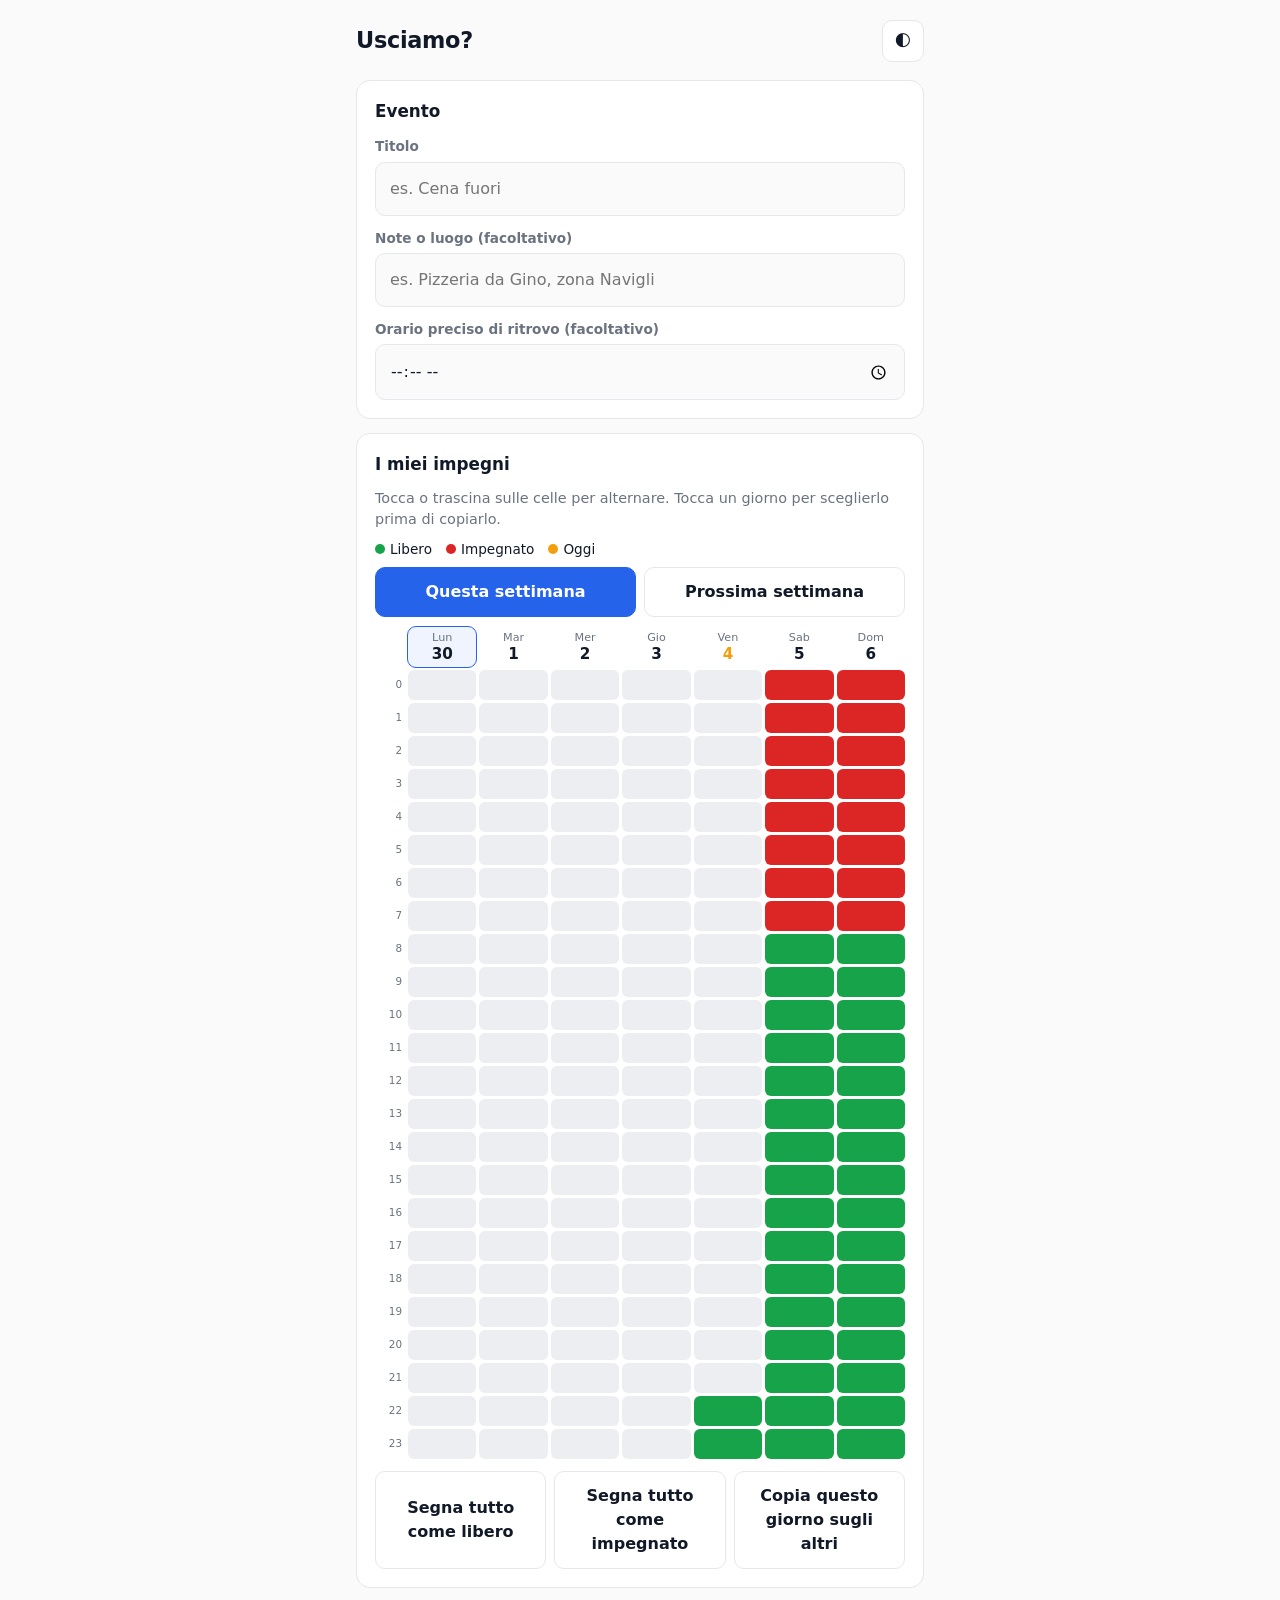
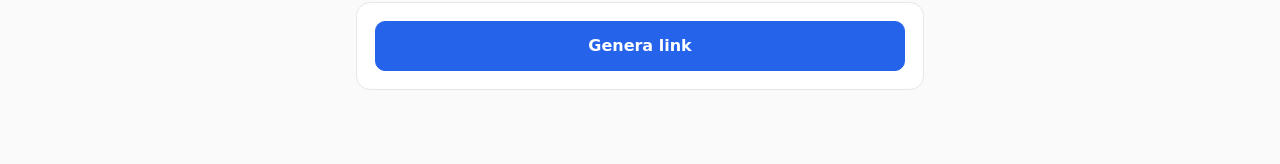
<file: index.html>
<!DOCTYPE html>
<html lang="it">
<head>
<meta charset="utf-8">
<meta name="viewport" content="width=device-width, initial-scale=1, viewport-fit=cover">
<title>Usciamo? – Organizza con gli amici</title>
<link rel="stylesheet" href="style.css">
<script src="config.js"></script><script src="common.js"></script>
</head>
<body>
<main>
<header><h1>Usciamo?</h1><button id="theme" aria-label="Cambia tema">🌓</button></header>

<!-- ===== VISTA ORGANIZZATORE ===== -->
<section id="org">
  <div class="card">
    <h2>Evento</h2>
    <label for="t">Titolo</label><input id="t" placeholder="es. Cena fuori" maxlength="60">
    <label for="n">Note o luogo (facoltativo)</label><input id="n" placeholder="es. Pizzeria da Gino, zona Navigli" maxlength="100">
    <label for="tm">Orario preciso di ritrovo (facoltativo)</label><input id="tm" type="time">
  </div>
  <div class="card">
    <h2>I miei impegni</h2>
    <p class="mut">Tocca o trascina sulle celle per alternare. Tocca un giorno per sceglierlo prima di copiarlo.</p>
    <div class="legend"><span><i class="dot" style="background:var(--free)"></i>Libero</span><span><i class="dot" style="background:var(--busy)"></i>Impegnato</span><span><i class="dot" style="background:var(--today)"></i>Oggi</span></div>
    <div class="row" style="margin-top:0"><button id="w0">Questa settimana</button><button id="w1">Prossima settimana</button></div>
    <div class="grid edit" id="grid"></div>
    <div class="row">
      <button id="allF">Segna tutto come libero</button>
      <button id="allB">Segna tutto come impegnato</button>
      <button id="cp">Copia questo giorno sugli altri</button>
    </div>
  </div>
  <div class="card">
    <button class="p" id="gen" style="width:100%">Genera link</button>
    <div id="out" hidden>
      <label>Link per gli amici</label><input id="lnk" class="link" readonly>
      <div class="row"><button id="cpl">Copia link</button><button class="g" id="wal">Condividi su WhatsApp</button></div>
      <label>Link per vedere i risultati</label><input id="rlnk" class="link" readonly>
      <div class="row"><button id="cpr">Copia</button><button class="p" id="opr">Apri risultati</button></div>
    </div>
  </div>
</section>

<!-- ===== VISTA INVITATO (index.html?e=ID): 3 passaggi ===== -->
<section id="guest" hidden>
  <div class="card"><h2 id="gt"></h2><p class="mut" id="gn"></p></div>
  <div id="wiz">
    <div class="steps" id="steps"><i></i><i></i><i></i></div>
    <div class="card" id="s1">
      <h2>1 · Come ti chiami?</h2>
      <input id="gname" placeholder="Il tuo nome" maxlength="30">
    </div>
    <div class="card" id="s2" hidden>
      <h2>2 · Scegli i giorni</h2>
      <p class="mut">Le barre mostrano quando l’organizzatore è libero (verde = libero). Tocca i giorni che ti vanno bene.</p>
      <div id="days"></div>
    </div>
    <div class="card" id="s3" hidden>
      <h2>3 · A che ora ci vediamo?</h2>
      <p class="mut">Tocca l’ora a cui puoi trovarti (es. 19 = alle 19:00).</p>
      <div id="slots"></div>
    </div>
    <div class="row"><button id="back" hidden>Indietro</button><button class="p" id="next">Avanti</button></div>
  </div>
  <div class="card" id="done" hidden><h2>Fatto, grazie!</h2><p class="mut">La tua disponibilità è stata inviata. Per cambiarla riapri il link e usa lo stesso nome.</p><a id="seer" href="#">Vedi le risposte di tutti</a></div>
  <p class="mut" style="text-align:center"><a href="index.html">Organizza il tuo evento</a></p>
</section>
</main>
<div id="toast"></div>

<script>
/* ===== Stato organizzatore (bozza salvata nel browser) ===== */
let S={t:"",n:"",off:0,sel:0,tm:"",m:Array.from({length:N},(_,i)=>i%NH>=8?1:0)};
try{const b=JSON.parse(localStorage.getItem("uscite-bozza")||"null");if(b&&b.m&&b.m.length===N)S=Object.assign(S,b)}catch(e){}
const save=()=>{try{localStorage.setItem("uscite-bozza",JSON.stringify(S))}catch(e){}};
const W=()=>monday(S.off);

function buildGrid(){
  const w=W(),td=iso(new Date());let h="<div></div>";
  for(let d=0;d<7;d++){const x=slotStart(w,d,0);h+=`<div class="dh${iso(x)===td?" today":""}${S.sel===d?" sel":""}" data-d="${d}">${GG[d]}<b>${x.getDate()}</b></div>`}
  for(let r=0;r<NH;r++){h+=`<div class="hl">${H0+r}</div>`;
    for(let d=0;d<7;d++){const i=d*NH+r;h+=`<div class="c${S.m[i]?"":" busy"}${isPast(w,d,r)?" past":""}" data-i="${i}"></div>`}}
  $("#grid").innerHTML=h;
}
const paintCells=()=>document.querySelectorAll(".c").forEach(c=>c.classList.toggle("busy",!S.m[+c.dataset.i]));
const markWeek=()=>{$("#w0").classList.toggle("p",S.off===0);$("#w1").classList.toggle("p",S.off===1)};

/* Click o trascinamento sulle celle */
let pv=null;
const cellAt=e=>{const el=document.elementFromPoint(e.clientX,e.clientY);return el&&el.closest(".c:not(.past)")};
function paint(c){if(!c)return;const i=+c.dataset.i;if(S.m[i]!==pv){S.m[i]=pv;c.classList.toggle("busy",!pv)}}
$("#grid").addEventListener("pointerdown",e=>{
  const dh=e.target.closest(".dh");
  if(dh){S.sel=+dh.dataset.d;document.querySelectorAll(".dh").forEach(x=>x.classList.toggle("sel",+x.dataset.d===S.sel));save();return}
  const c=cellAt(e);if(c){pv=1-S.m[+c.dataset.i];paint(c)}
});
$("#grid").addEventListener("pointermove",e=>{if(pv!==null)paint(cellAt(e))});
addEventListener("pointerup",()=>{if(pv!==null){pv=null;save()}});

/* Pulsanti rapidi */
const setAll=v=>{const w=W();for(let d=0;d<7;d++)for(let h=0;h<NH;h++)if(!isPast(w,d,h))S.m[d*NH+h]=v;paintCells();save()};
$("#allF").onclick=()=>setAll(1);
$("#allB").onclick=()=>setAll(0);
$("#cp").onclick=()=>{const w=W();for(let d=0;d<7;d++)if(d!==S.sel)for(let h=0;h<NH;h++)if(!isPast(w,d,h))S.m[d*NH+h]=S.m[S.sel*NH+h];paintCells();save();toast("Giorno copiato")};
[0,1].forEach(o=>$("#w"+o).onclick=()=>{S.off=o;save();buildGrid();markWeek()});
$("#t").value=S.t;$("#n").value=S.n;$("#tm").value=S.tm||"";
$("#tm").oninput=e=>{S.tm=e.target.value;save()};
$("#t").oninput=e=>{S.t=e.target.value;save()};
$("#n").oninput=e=>{S.n=e.target.value;save()};

/* Pubblica l'evento nel database e genera i link */
let gUrl="",rUrl="";
$("#gen").onclick=async()=>{
  const w=W(),m=S.m.map((v,i)=>v&&!isPast(w,Math.floor(i/NH),i%NH)?1:0);
  if(!m.includes(1))return toast("Nessuno slot libero da condividere");
  const id=rid(),title=S.t.trim()||"Uscita tra amici";
  $("#gen").disabled=true;
  try{await api("events",{method:"POST",headers:{Prefer:"return=minimal"},body:JSON.stringify({id,title,note:S.n.trim(),time_hint:S.tm||null,week:iso(w),mask:toHex(m)})})}
  catch(e){$("#gen").disabled=false;return toast("Errore di salvataggio: controlla config.js")}
  $("#gen").disabled=false;
  gUrl=pageUrl("index.html","e="+id);rUrl=pageUrl("risultati.html","e="+id);
  $("#lnk").value=gUrl;$("#rlnk").value=rUrl;$("#out").hidden=false;
};
$("#cpl").onclick=()=>copy(gUrl);
$("#cpr").onclick=()=>copy(rUrl);
$("#opr").onclick=()=>window.open(rUrl,"_blank");
$("#wal").onclick=()=>wa("Ciao! Sto organizzando «"+(S.t.trim()||"un’uscita")+"»"+(S.tm?" alle "+S.tm:"")+" 🍻 Dimmi quando ti va bene da qui:\n"+gUrl);

/* ===== Vista invitato: procedura a 3 passaggi ===== */
async function initGuest(id){
  $("#org").hidden=true;$("#guest").hidden=false;
  let ev;
  try{ev=(await api("events?id=eq."+encodeURIComponent(id)+"&select=*"))[0]}catch(e){}
  if(!ev){$("#gt").textContent="Evento non trovato";$("#wiz").hidden=true;return}
  $("#gt").textContent=ev.title;
  $("#gn").textContent=[ev.note,ev.time_hint&&"Ritrovo alle "+ev.time_hint.slice(0,5)].filter(Boolean).join(" · ");
  const w=fromIso(ev.week),free=up(ev.mask),days=new Set(),sel=new Set(),ok=(d,r)=>free[d*NH+r]&&!isPast(w,d,r);
  let step=1;
  try{$("#gname").value=localStorage.getItem("uscite-nome")||""}catch(e){}

  // Passo 2: grafico della settimana, una barra di 24 ore per ogni giorno
  let h='<div class="axis"><span></span><span><i>0</i><i>6</i><i>12</i><i>18</i><i>24</i></span><span></span></div>';
  for(let d=0;d<7;d++){let n=0,strip="";
    for(let r=0;r<NH;r++){const f=ok(d,r);if(f)n++;strip+=`<b class="${f?"f":""}"></b>`}
    h+=`<button class="dayrow" data-d="${d}"${n?"":" disabled"}><span class="dn">${dayLab(w,d)}</span><span class="strip">${strip}</span><span class="cnt">${n?n+" h":"–"}</span></button>`}
  $("#days").innerHTML=h;
  $("#days").onclick=e=>{const b=e.target.closest(".dayrow");if(!b||b.disabled)return;const d=+b.dataset.d;days.has(d)?days.delete(d):days.add(d);b.classList.toggle("on",days.has(d))};

  // Passo 3: ore libere solo dei giorni scelti
  function buildSlots(){
    [...sel].forEach(i=>{if(!days.has(Math.floor(i/NH)))sel.delete(i)});
    let h="";
    [...days].sort().forEach(d=>{let c="";
      for(let r=0;r<NH;r++)if(ok(d,r)){const i=d*NH+r;c+=`<button class="chip${sel.has(i)?" on":""}" data-i="${i}">${H0+r}</button>`}
      h+=`<div class="day"><h3>${dayLab(w,d)}</h3><div class="chips">${c}</div></div>`});
    $("#slots").innerHTML=h;
  }
  $("#slots").onclick=e=>{const b=e.target.closest(".chip");if(!b)return;const i=+b.dataset.i;sel.has(i)?sel.delete(i):sel.add(i);b.classList.toggle("on",sel.has(i))};

  const show=()=>{[1,2,3].forEach(n=>$("#s"+n).hidden=n!==step);
    document.querySelectorAll("#steps i").forEach((x,i)=>x.classList.toggle("on",i<step));
    $("#back").hidden=step===1;$("#next").textContent=step===3?"Invia disponibilità":"Avanti";window.scrollTo(0,0)};
  $("#back").onclick=()=>{step--;show()};
  $("#next").onclick=async()=>{
    const name=$("#gname").value.trim();
    if(step===1){if(!name)return toast("Inserisci il tuo nome");step=2}
    else if(step===2){if(!days.size)return toast("Scegli almeno un giorno");buildSlots();step=3}
    else{
      if(!sel.size)return toast("Scegli almeno un orario");
      const m=Array(N).fill(0);sel.forEach(i=>m[i]=1);
      $("#next").disabled=true;
      try{await api("responses?on_conflict=event_id,name",{method:"POST",headers:{Prefer:"resolution=merge-duplicates,return=minimal"},body:JSON.stringify({event_id:id,name,mask:toHex(m)})});
        try{localStorage.setItem("uscite-nome",name)}catch(e){}
        $("#seer").href=pageUrl("risultati.html","e="+id);$("#wiz").hidden=true;$("#done").hidden=false;window.scrollTo(0,0)}
      catch(e){toast("Errore di invio, riprova")}
      $("#next").disabled=false;return;
    }
    show();
  };
}

/* ===== Avvio: con ?e=ID si apre la vista invitato ===== */
const eid=param("e");
if(eid)initGuest(eid);else{buildGrid();markWeek()}
</script>
</body>
</html>
</file>
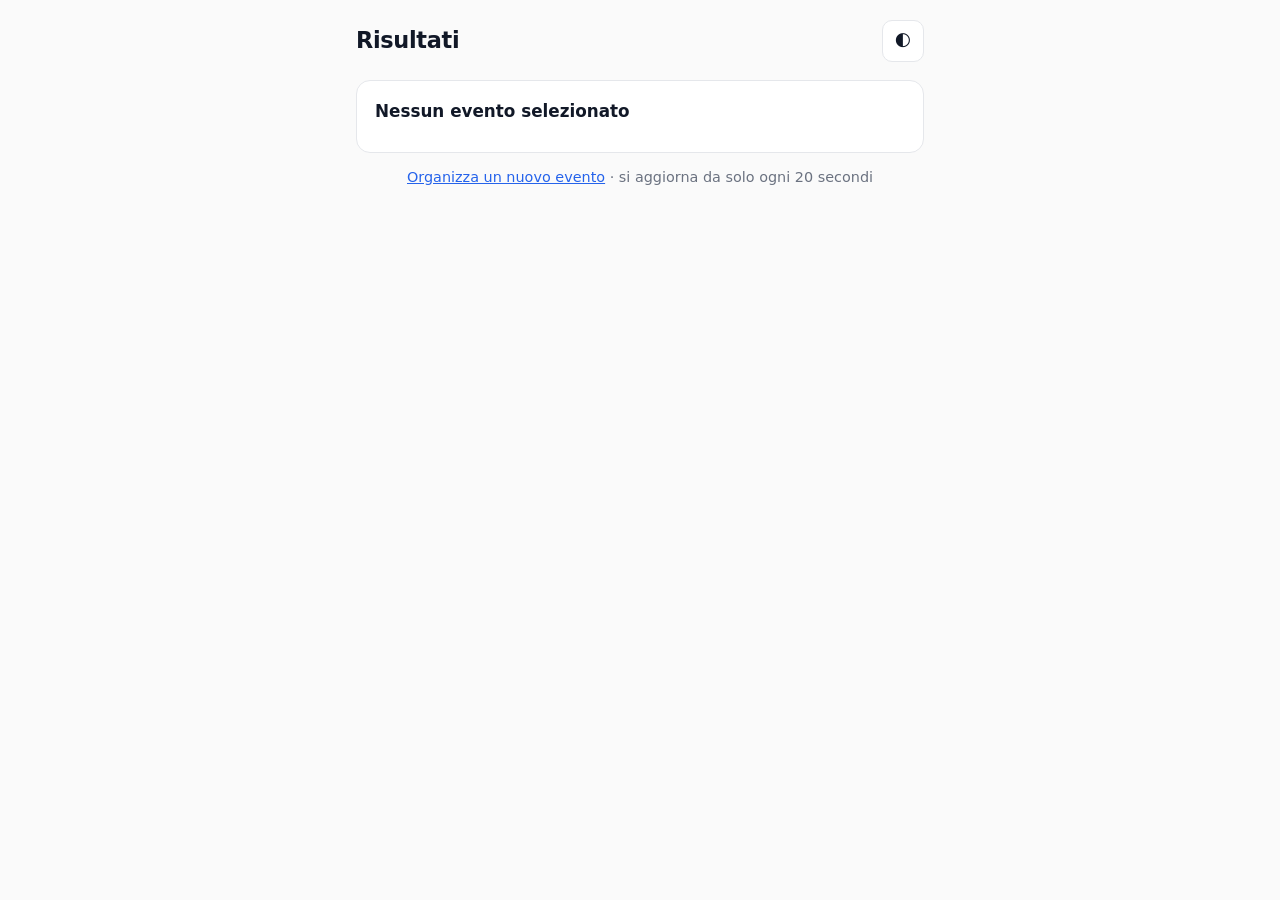
<file: risultati.html>
<!DOCTYPE html>
<html lang="it">
<head>
<meta charset="utf-8">
<meta name="viewport" content="width=device-width, initial-scale=1, viewport-fit=cover">
<title>Risultati – Usciamo?</title>
<link rel="stylesheet" href="style.css">
<script src="config.js"></script><script src="common.js"></script>
</head>
<body>
<main>
<header><h1>Risultati</h1><button id="theme" aria-label="Cambia tema">🌓</button></header>
<div class="card"><h2 id="t">Caricamento…</h2><p class="mut" id="sub"></p></div>
<div class="card" id="best" hidden></div>
<div class="card" id="mapc" hidden>
  <h2>Mappa delle disponibilità</h2>
  <p class="mut">Più il verde è intenso, più persone sono libere. Il bordo giallo indica lo slot migliore.</p>
  <div class="grid" id="map"></div>
</div>
<div class="card" id="listc" hidden><h2>Chi ha risposto</h2><div id="who"></div></div>
<p class="mut" style="text-align:center"><a href="index.html" style="color:var(--acc)">Organizza un nuovo evento</a> · si aggiorna da solo ogni 20 secondi</p>
</main>
<div id="toast"></div>

<script>
const id=param("e");
async function load(){
  if(!id){$("#t").textContent="Nessun evento selezionato";return}
  let ev,rs;
  try{
    ev=(await api("events?id=eq."+encodeURIComponent(id)+"&select=*"))[0];
    rs=await api("responses?event_id=eq."+encodeURIComponent(id)+"&select=name,mask&order=created_at");
  }catch(e){$("#t").textContent="Errore di connessione al database";return}
  if(!ev){$("#t").textContent="Evento non trovato 😕";return}
  $("#t").textContent=ev.title;$("#sub").textContent=[ev.note,ev.time_hint&&"Ritrovo alle "+ev.time_hint.slice(0,5)].filter(Boolean).join(" · ");

  // Conteggio preferenze per ogni slot (solo slot liberi dell'organizzatore)
  const w=fromIso(ev.week),free=up(ev.mask),cnt=Array(N).fill(0),who=Array.from({length:N},()=>[]);
  rs.forEach(r=>up(r.mask).forEach((v,i)=>{if(v&&free[i]){cnt[i]++;who[i].push(r.name)}}));
  const max=Math.max(0,...cnt),td=iso(new Date());

  // Mappa di calore
  let h="<div></div>";
  for(let d=0;d<7;d++){const x=slotStart(w,d,0);h+=`<div class="dh${iso(x)===td?" today":""}">${GG[d]}<b>${x.getDate()}</b></div>`}
  for(let r=0;r<NH;r++){h+=`<div class="hl">${H0+r}</div>`;
    for(let d=0;d<7;d++){const i=d*NH+r,n=cnt[i];
      h+=!free[i]||isPast(w,d,r)?'<div class="c past"></div>'
        :`<div class="c hm${n&&n===max?" top":""}" style="--a:${n?.25+.75*n/max:0}">${n||""}</div>`}}
  $("#map").innerHTML=h;$("#mapc").hidden=false;

  // Slot migliori
  const order=cnt.map((n,i)=>[n,i]).filter(x=>x[0]>0).sort((a,b)=>b[0]-a[0]||a[1]-b[1]).slice(0,6);
  const tot=rs.length;
  if(order.length){
    $("#best").innerHTML=order.map(([n,i])=>{const top=n===max;
      return `<div class="${top?"best":"item"}">${top?"⭐ <b>Il migliore:</b> ":""}<b>${dayLab(w,Math.floor(i/NH))}</b>, ${lab(i%NH)} – ${n}/${tot}<br><span class="mut">${who[i].map(esc).join(", ")}</span></div>`}).join("");
    $("#best").hidden=false;
  }else $("#best").hidden=true;

  // Elenco rispondenti
  $("#who").innerHTML=tot?`<p class="mut">${tot} ${tot===1?"risposta":"risposte"}: ${rs.map(r=>esc(r.name)).join(", ")}</p>`:'<p class="mut">Ancora nessuna risposta.</p>';
  $("#listc").hidden=false;
}
load();setInterval(load,20000);
</script>
</body>
</html>
</file>
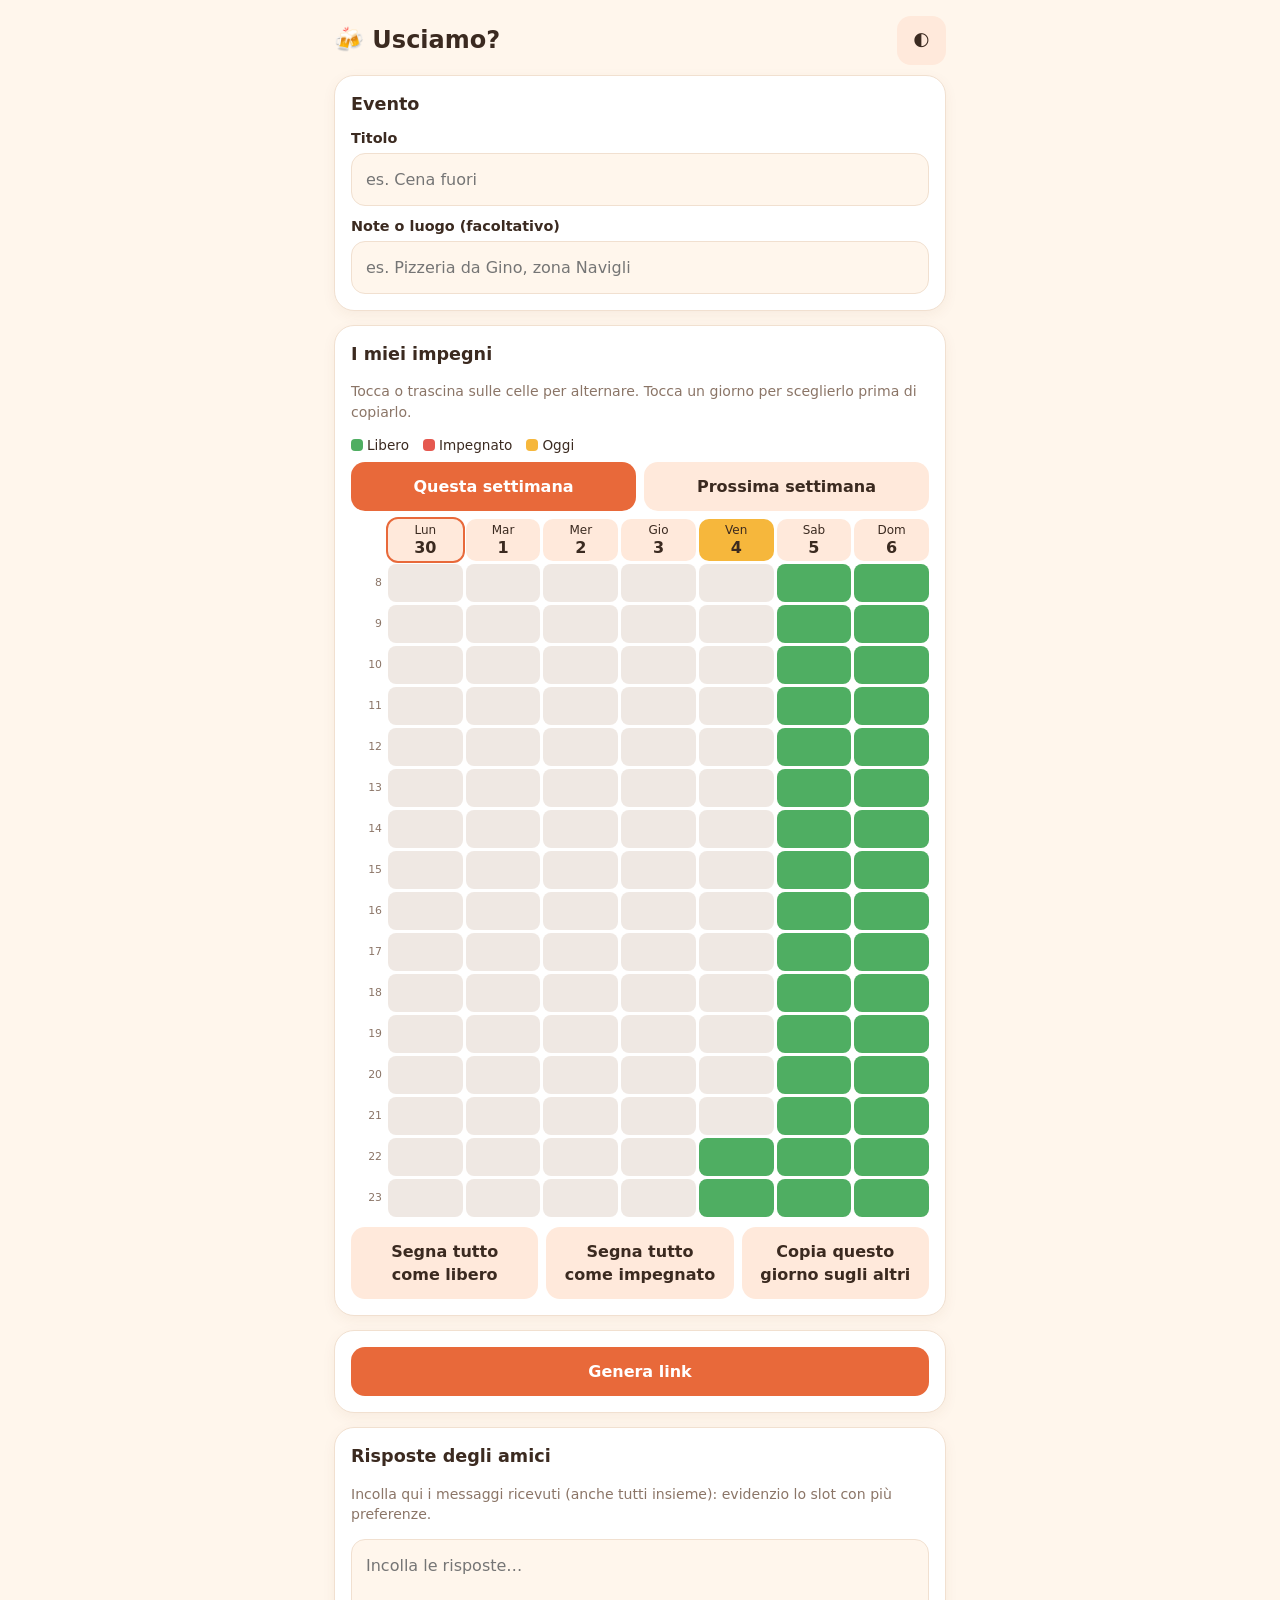
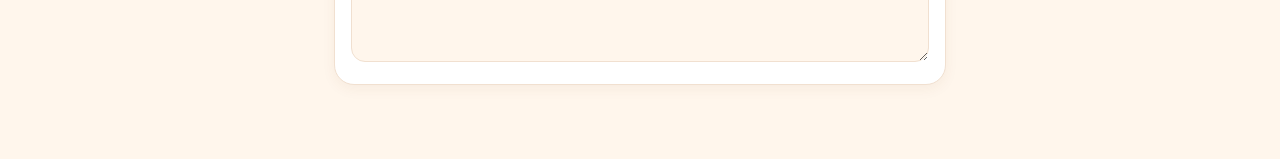
<file: Usciamo_ Organizza con gli amici.html>
<!DOCTYPE html>
<html lang="it">
<head>
<meta charset="utf-8">
<meta name="viewport" content="width=device-width, initial-scale=1, viewport-fit=cover">
<title>Usciamo? – Organizza con gli amici</title>
<style>
/* ===== Temi: colori come variabili ===== */
:root{--bg:#fff6ec;--card:#ffffff;--ink:#3b2a20;--mut:#8b7567;--acc:#e8693a;--accs:#ffe9db;--free:#4fae62;--busy:#e5584f;--line:#f1e0d0;--past:#e8dfd7;--today:#f6b73c;color-scheme:light;box-sizing:border-box;padding-top:env(safe-area-inset-top,0px);padding-bottom:env(safe-area-inset-bottom,0px)}
@media (prefers-color-scheme:dark){:root:not([data-theme="light"]){--bg:#1f1814;--card:#2a211b;--ink:#f5e9df;--mut:#b3a093;--acc:#ff8a5c;--accs:#44291c;--free:#5cc271;--busy:#ee6a60;--line:#3d3029;--past:#3a322d;--today:#f6b73c;color-scheme:dark}}
:root[data-theme="dark"]{--bg:#1f1814;--card:#2a211b;--ink:#f5e9df;--mut:#b3a093;--acc:#ff8a5c;--accs:#44291c;--free:#5cc271;--busy:#ee6a60;--line:#3d3029;--past:#3a322d;--today:#f6b73c;color-scheme:dark}
html{scroll-padding-top:env(safe-area-inset-top,0px)}
*{box-sizing:border-box}
body{margin:0;background:var(--bg);color:var(--ink);font:16px/1.45 system-ui,-apple-system,"Segoe UI",Roboto,sans-serif}
main{max-width:640px;margin:0 auto;padding:16px 14px 60px}
header{display:flex;justify-content:space-between;align-items:center;margin-bottom:10px}
h1{font-size:1.5rem;margin:0}h2{font-size:1.1rem;margin:0 0 10px}
.card{background:var(--card);border:1px solid var(--line);border-radius:20px;padding:16px;margin-bottom:14px;box-shadow:0 4px 14px rgba(120,70,30,.06)}
label{display:block;font-weight:600;font-size:.9rem;margin:10px 0 4px}
input,textarea{width:100%;padding:14px;border:1.5px solid var(--line);border-radius:14px;background:var(--bg);color:var(--ink);font:inherit}
input:focus,textarea:focus{outline:2px solid var(--acc);border-color:transparent}
button{font:inherit;cursor:pointer;border:0;border-radius:14px;padding:13px 16px;min-height:48px;font-weight:600;background:var(--accs);color:var(--ink)}
button.p{background:var(--acc);color:#fff}
button.g{background:#25a65a;color:#fff}
.row{display:flex;flex-wrap:wrap;gap:8px;margin-top:10px}.row>button{flex:1 1 140px}
.mut{color:var(--mut);font-size:.88rem}
.legend{display:flex;gap:14px;font-size:.85rem;margin:6px 0}
.dot{display:inline-block;width:12px;height:12px;border-radius:4px;vertical-align:-1px;margin-right:4px}
/* ===== Griglia settimanale ===== */
.grid{display:grid;grid-template-columns:34px repeat(7,1fr);gap:3px;touch-action:none;user-select:none;-webkit-user-select:none;margin-top:8px}
.dh{border-radius:10px;text-align:center;padding:4px 0;font-size:.75rem;background:var(--accs);cursor:pointer;line-height:1.2}
.dh b{display:block;font-size:1rem}
.dh.sel{outline:2px solid var(--acc)}
.dh.today{background:var(--today);color:#3b2a20}
.hl{font-size:.68rem;color:var(--mut);display:flex;align-items:center;justify-content:flex-end;padding-right:3px}
.c{height:38px;border-radius:8px;background:var(--free)}
.c.busy{background:var(--busy)}
.c.past{background:var(--past);opacity:.7;cursor:not-allowed}
.c.tc{box-shadow:inset 0 0 0 2px var(--today)}
/* ===== Invitato ===== */
.day{margin:12px 0}.day h3{font-size:1rem;margin:0 0 6px}
.chips{display:flex;flex-wrap:wrap;gap:8px}
.chip{background:var(--accs);border:2px solid transparent;min-width:92px}
.chip.on{background:var(--free);color:#fff}
.best{border:2px solid var(--today);background:var(--accs);border-radius:14px;padding:10px 12px;margin:8px 0}
.link{font-size:.8rem;word-break:break-all}
#toast{position:fixed;left:50%;bottom:calc(24px + env(safe-area-inset-bottom,0px));transform:translateX(-50%);background:var(--ink);color:var(--bg);padding:10px 18px;border-radius:99px;opacity:0;transition:opacity .25s;pointer-events:none}
#toast.on{opacity:1}
[hidden]{display:none!important}
</style>
</head>
<body>
<main>
<header><h1>🍻 Usciamo?</h1><button id="theme" aria-label="Cambia tema">🌓</button></header>

<!-- ================= VISTA ORGANIZZATORE ================= -->
<section id="org">
  <div class="card">
    <h2>Evento</h2>
    <label for="t">Titolo</label><input id="t" placeholder="es. Cena fuori" maxlength="60">
    <label for="n">Note o luogo (facoltativo)</label><input id="n" placeholder="es. Pizzeria da Gino, zona Navigli" maxlength="100">
  </div>

  <div class="card">
    <h2>I miei impegni</h2>
    <p class="mut">Tocca o trascina sulle celle per alternare. Tocca un giorno per sceglierlo prima di copiarlo.</p>
    <div class="legend"><span><i class="dot" style="background:var(--free)"></i>Libero</span><span><i class="dot" style="background:var(--busy)"></i>Impegnato</span><span><i class="dot" style="background:var(--today)"></i>Oggi</span></div>
    <div class="row" style="margin-top:0"><button id="w0">Questa settimana</button><button id="w1">Prossima settimana</button></div>
    <div class="grid" id="grid"></div>
    <div class="row">
      <button id="allF">Segna tutto come libero</button>
      <button id="allB">Segna tutto come impegnato</button>
      <button id="cp">Copia questo giorno sugli altri</button>
    </div>
  </div>

  <div class="card">
    <button class="p" id="gen" style="width:100%">Genera link</button>
    <div id="out" hidden>
      <label>Link da condividere</label>
      <input id="lnk" class="link" readonly>
      <div class="row"><button id="cpl">Copia link</button><button class="g" id="wal">Condividi su WhatsApp</button></div>
    </div>
  </div>

  <div class="card">
    <h2>Risposte degli amici</h2>
    <p class="mut">Incolla qui i messaggi ricevuti (anche tutti insieme): evidenzio lo slot con più preferenze.</p>
    <textarea id="resp" rows="4" placeholder="Incolla le risposte…"></textarea>
    <div id="res"></div>
  </div>
</section>

<!-- ================= VISTA INVITATO ================= -->
<section id="guest" hidden>
  <div class="card">
    <h2 id="gt"></h2><p class="mut" id="gn"></p>
    <label for="gname">Il tuo nome</label><input id="gname" placeholder="Come ti chiami?" maxlength="30">
  </div>
  <div class="card">
    <h2>Quando sei libero?</h2>
    <p class="mut">Tocca gli orari in cui ti va bene.</p>
    <div id="slots"></div>
    <div class="row"><button class="g" id="gwa">Invia disponibilità su WhatsApp</button><button id="gcp">Copia messaggio</button></div>
  </div>
  <p class="mut" style="text-align:center"><a href="#" id="new" style="color:var(--acc)">Organizza il tuo evento</a></p>
</section>
</main>
<div id="toast"></div>

<script>
"use strict";
/* ===== Costanti e utilità ===== */
const GG=["Lun","Mar","Mer","Gio","Ven","Sab","Dom"], H0=8, NH=16, N=7*NH;
const $=s=>document.querySelector(s), pad=n=>String(n).padStart(2,"0");
const esc=s=>String(s).replace(/[&<>"]/g,c=>({"&":"&amp;","<":"&lt;",">":"&gt;",'"':"&quot;"}[c]));
const iso=d=>d.getFullYear()+"-"+pad(d.getMonth()+1)+"-"+pad(d.getDate());
const fromIso=s=>{const[a,b,c]=s.split("-").map(Number);return new Date(a,b-1,c)};
function monday(off){const d=new Date();d.setHours(0,0,0,0);d.setDate(d.getDate()-((d.getDay()+6)%7)+off*7);return d}
function slotStart(w,d,h){const x=new Date(w);x.setDate(x.getDate()+d);x.setHours(H0+h);return x}
const isPast=(w,d,h)=>slotStart(w,d,h).getTime()+3600000<Date.now();
const lab=h=>pad(H0+h)+":00–"+pad(H0+h+1)+":00";
const dayLab=(w,d)=>{const x=slotStart(w,d,0);return GG[d]+" "+pad(x.getDate())+"/"+pad(x.getMonth()+1)};
// Maschera slot (112 bit) <-> stringa esadecimale (28 caratteri)
const toHex=m=>{let s="";for(let i=0;i<N;i+=4)s+=(m[i]*8+m[i+1]*4+m[i+2]*2+m[i+3]).toString(16);return s};
const fromHex=s=>{const m=[];for(const c of s){const v=parseInt(c,16);m.push(v>>3&1,v>>2&1,v>>1&1,v&1)}return m};
// Codifica/decodifica base64url (UTF-8 sicuro) per il link
const enc=o=>btoa(unescape(encodeURIComponent(JSON.stringify(o)))).replace(/\+/g,"-").replace(/\//g,"_").replace(/=+$/,"");
const dec=t=>JSON.parse(decodeURIComponent(escape(atob(t.replace(/-/g,"+").replace(/_/g,"/")))));
function toast(t){const e=$("#toast");e.textContent=t;e.classList.add("on");setTimeout(()=>e.classList.remove("on"),1800)}
async function copy(t){try{await navigator.clipboard.writeText(t)}catch(e){const a=document.createElement("textarea");a.value=t;document.body.appendChild(a);a.select();try{document.execCommand("copy")}catch(_){}a.remove()}toast("Copiato!")}
const wa=t=>window.open("https://wa.me/?text="+encodeURIComponent(t),"_blank");

/* ===== Tema chiaro/scuro ===== */
$("#theme").onclick=()=>{const dark=document.documentElement.dataset.theme==="dark"||(!document.documentElement.dataset.theme&&matchMedia("(prefers-color-scheme:dark)").matches);document.documentElement.dataset.theme=dark?"light":"dark";try{localStorage.setItem("uscite-tema",document.documentElement.dataset.theme)}catch(e){}};
try{const t=localStorage.getItem("uscite-tema");if(t)document.documentElement.dataset.theme=t}catch(e){}

/* ===== Stato organizzatore (bozza salvata nel browser) ===== */
let S={t:"",n:"",off:0,sel:0,m:Array(N).fill(1),resp:""};
try{const b=JSON.parse(localStorage.getItem("uscite-bozza")||"null");if(b&&b.m&&b.m.length===N)S=Object.assign(S,b)}catch(e){}
const save=()=>{try{localStorage.setItem("uscite-bozza",JSON.stringify(S))}catch(e){}};
const W=()=>monday(S.off);

function buildGrid(){
  const g=$("#grid"),w=W(),td=iso(new Date());let h='<div></div>';
  for(let d=0;d<7;d++){const x=slotStart(w,d,0);h+=`<div class="dh${iso(x)===td?" today":""}${S.sel===d?" sel":""}" data-d="${d}">${GG[d]}<b>${x.getDate()}</b></div>`}
  for(let r=0;r<NH;r++){h+=`<div class="hl">${H0+r}</div>`;
    for(let d=0;d<7;d++){const i=d*NH+r,p=isPast(w,d,r);h+=`<div class="c${S.m[i]?"":" busy"}${p?" past":""}" data-i="${i}"></div>`}}
  g.innerHTML=h;
}
function paintCells(){document.querySelectorAll(".c").forEach(c=>c.classList.toggle("busy",!S.m[+c.dataset.i]))}

/* Click o trascinamento sulle celle */
let paintVal=null;
const cellAt=e=>{const el=document.elementFromPoint(e.clientX,e.clientY);return el&&el.closest(".c:not(.past)")};
function paint(c){if(!c)return;const i=+c.dataset.i;if(S.m[i]!==paintVal){S.m[i]=paintVal;c.classList.toggle("busy",!paintVal)}}
$("#grid").addEventListener("pointerdown",e=>{
  const dh=e.target.closest(".dh");
  if(dh){S.sel=+dh.dataset.d;document.querySelectorAll(".dh").forEach(x=>x.classList.toggle("sel",+x.dataset.d===S.sel));save();return}
  const c=cellAt(e);if(!c)return;paintVal=1-S.m[+c.dataset.i];paint(c);
});
$("#grid").addEventListener("pointermove",e=>{if(paintVal!==null)paint(cellAt(e))});
addEventListener("pointerup",()=>{if(paintVal!==null){paintVal=null;save()}});
addEventListener("pointercancel",()=>{paintVal=null});

/* Pulsanti rapidi */
const setAll=v=>{const w=W();for(let d=0;d<7;d++)for(let h=0;h<NH;h++)if(!isPast(w,d,h))S.m[d*NH+h]=v;paintCells();save()};
$("#allF").onclick=()=>setAll(1);
$("#allB").onclick=()=>setAll(0);
$("#cp").onclick=()=>{const w=W();for(let d=0;d<7;d++)if(d!==S.sel)for(let h=0;h<NH;h++)if(!isPast(w,d,h))S.m[d*NH+h]=S.m[S.sel*NH+h];paintCells();save();toast("Giorno copiato")};
[0,1].forEach(o=>$("#w"+o).onclick=()=>{S.off=o;save();buildGrid();markWeek()});
function markWeek(){$("#w0").classList.toggle("p",S.off===0);$("#w1").classList.toggle("p",S.off===1)}

/* Titolo e note */
$("#t").value=S.t;$("#n").value=S.n;$("#resp").value=S.resp;
$("#t").oninput=e=>{S.t=e.target.value;save()};
$("#n").oninput=e=>{S.n=e.target.value;save()};

/* Generazione link: gli slot liberi (non passati) finiscono nell'URL */
let shareUrl="";
$("#gen").onclick=()=>{
  const w=W(),m=S.m.map((v,i)=>v&&!isPast(w,Math.floor(i/NH),i%NH)?1:0);
  if(!m.includes(1))return toast("Nessuno slot libero da condividere");
  const t=S.t.trim()||"Uscita tra amici";
  shareUrl=location.href.split("#")[0]+"#"+enc({t,n:S.n.trim(),w:iso(w),m:toHex(m)});
  $("#lnk").value=shareUrl;$("#out").hidden=false;
};
$("#cpl").onclick=()=>copy(shareUrl);
$("#wal").onclick=()=>wa("Ciao! Sto organizzando «"+(S.t.trim()||"un’uscita")+"» 🍻 Dimmi quando ti va bene da qui:\n"+shareUrl);

/* Raccolta risposte: cerca i codici [DISP:nome|settimana|maschera] nei messaggi incollati */
function showResults(){
  S.resp=$("#resp").value;save();
  const r=new Map(),re=/\[DISP:([^|\]]*)\|(\d{4}-\d\d-\d\d)\|([0-9a-f]{28})\]/g;let x;
  while((x=re.exec(S.resp)))r.set(x[1]+"|"+x[2],{name:x[1]||"?",w:x[2],m:fromHex(x[3])});
  const tally={};
  r.forEach(a=>a.m.forEach((v,i)=>{if(v){const k=a.w+"#"+i;(tally[k]=tally[k]||[]).push(a.name)}}));
  const list=Object.entries(tally).sort((a,b)=>b[1].length-a[1].length).slice(0,6);
  if(!r.size){$("#res").innerHTML="";return}
  let h=`<p class="mut">${r.size} ${r.size===1?"risposta":"risposte"} ricevut${r.size===1?"a":"e"}</p>`;
  list.forEach(([k,names],j)=>{const[w,i]=k.split("#"),d=Math.floor(i/NH),hh=i%NH;
    h+=`<div class="${j===0?"best":""}" ${j?'style="padding:6px 12px"':""}>${j===0?"⭐ <b>Il migliore:</b> ":""}<b>${dayLab(fromIso(w),d)}</b>, ${lab(hh)} – ${names.length}/${r.size}<br><span class="mut">${names.map(esc).join(", ")}</span></div>`});
  $("#res").innerHTML=h;
}
$("#resp").oninput=showResults;

/* ===== Vista invitato ===== */
function initGuest(data){
  $("#org").hidden=true;$("#guest").hidden=false;
  $("#gt").textContent=data.t;$("#gn").textContent=data.n||"";
  const w=fromIso(data.w),free=fromHex(data.m),sel=new Set();let h="";
  for(let d=0;d<7;d++){let c="";
    for(let r=0;r<NH;r++){const i=d*NH+r;if(free[i]&&!isPast(w,d,r))c+=`<button class="chip" data-i="${i}">${lab(r)}</button>`}
    if(c)h+=`<div class="day"><h3>${dayLab(w,d)}</h3><div class="chips">${c}</div></div>`}
  $("#slots").innerHTML=h||'<p class="mut">Nessuno slot disponibile: l’organizzatore dovrà inviare un nuovo link.</p>';
  $("#slots").onclick=e=>{const b=e.target.closest(".chip");if(!b)return;const i=+b.dataset.i;sel.has(i)?sel.delete(i):sel.add(i);b.classList.toggle("on",sel.has(i))};
  try{$("#gname").value=localStorage.getItem("uscite-nome")||""}catch(e){}
  const msg=()=>{
    const name=$("#gname").value.trim().replace(/[|\][]/g,"");
    if(!name){toast("Inserisci il tuo nome");return null}
    if(!sel.size){toast("Scegli almeno uno slot");return null}
    try{localStorage.setItem("uscite-nome",name)}catch(e){}
    const m=Array(N).fill(0);let lines="";
    for(let d=0;d<7;d++){const hs=[];for(let r=0;r<NH;r++)if(sel.has(d*NH+r)){m[d*NH+r]=1;hs.push(pad(H0+r)+":00")}
      if(hs.length)lines+=dayLab(w,d)+": "+hs.join(", ")+"\n"}
    return "Ciao! Sono "+name+", ecco quando posso per «"+data.t+"» 🍻\n"+lines+"\n[DISP:"+name+"|"+data.w+"|"+toHex(m)+"]";
  };
  $("#gwa").onclick=()=>{const t=msg();if(t)wa(t)};
  $("#gcp").onclick=()=>{const t=msg();if(t)copy(t)};
}
$("#new").onclick=e=>{e.preventDefault();location.hash="";location.reload()};

/* ===== Avvio: se c'è un codice nell'URL → vista invitato ===== */
function start(){
  const t=location.hash.slice(1);
  if(t){try{const d=dec(t);if(d&&d.m&&d.w)return initGuest(d)}catch(e){}}
  $("#org").hidden=false;$("#guest").hidden=true;buildGrid();markWeek();showResults();
}
addEventListener("hashchange",()=>location.reload());
start();
</script>
</body>
</html>
</file>
<file: style.css>
/* ===== Stile minimal: bianco, grigi neutri e un solo colore (blu) ===== */
:root{--bg:#fafafa;--card:#fff;--ink:#111827;--mut:#6b7280;--acc:#2563eb;--accs:#eff4ff;--free:#16a34a;--busy:#dc2626;--line:#e5e7eb;--past:#eceef1;--today:#f59e0b;color-scheme:light}
@media (prefers-color-scheme:dark){:root:not([data-theme="light"]){--bg:#0f1115;--card:#171a21;--ink:#f3f4f6;--mut:#9ca3af;--acc:#60a5fa;--accs:#1c2536;--free:#22c55e;--busy:#f87171;--line:#272b35;--past:#232731;color-scheme:dark}}
:root[data-theme="dark"]{--bg:#0f1115;--card:#171a21;--ink:#f3f4f6;--mut:#9ca3af;--acc:#60a5fa;--accs:#1c2536;--free:#22c55e;--busy:#f87171;--line:#272b35;--past:#232731;color-scheme:dark}
*{box-sizing:border-box}
body{margin:0;min-height:100vh;background:var(--bg);color:var(--ink);font:16px/1.5 system-ui,-apple-system,"Segoe UI",Roboto,sans-serif;padding:env(safe-area-inset-top,0) 0 env(safe-area-inset-bottom,0)}
main{max-width:600px;margin:0 auto;padding:20px 16px 60px}
header{display:flex;justify-content:space-between;align-items:center;margin-bottom:18px}
h1{font-size:1.4rem;margin:0;font-weight:700;letter-spacing:-.3px}
h2{font-size:1.05rem;margin:0 0 10px;font-weight:650}
.card{background:var(--card);border:1px solid var(--line);border-radius:14px;padding:18px;margin-bottom:14px}
label{display:block;font-weight:600;font-size:.85rem;margin:12px 0 5px;color:var(--mut)}
input,textarea{width:100%;padding:14px;border:1px solid var(--line);border-radius:10px;background:var(--bg);color:var(--ink);font:inherit}
input:focus{outline:none;border-color:var(--acc)}
button{font:inherit;cursor:pointer;border:1px solid var(--line);border-radius:10px;padding:12px 18px;min-height:48px;font-weight:600;background:var(--card);color:var(--ink)}
button:active{opacity:.7}
button.p{background:var(--acc);border-color:var(--acc);color:#fff}
button.g{background:var(--ink);border-color:var(--ink);color:var(--bg)}button:disabled{opacity:.5}
#theme{min-height:42px;width:42px;padding:0}
.row{display:flex;flex-wrap:wrap;gap:8px;margin-top:12px}.row>button{flex:1 1 140px}
.mut{color:var(--mut);font-size:.9rem;margin:0 0 8px}.link{font-size:.8rem}
a{color:var(--acc)}
.legend{display:flex;gap:14px;font-size:.85rem;margin:8px 0}
.dot{display:inline-block;width:10px;height:10px;border-radius:50%;margin-right:5px}
/* ===== Griglia settimanale ===== */
.grid{display:grid;grid-template-columns:30px repeat(7,1fr);gap:3px;margin-top:10px}
.grid.edit{touch-action:none;user-select:none;-webkit-user-select:none}
.dh{border-radius:8px;text-align:center;padding:4px 0;font-size:.7rem;line-height:1.2;color:var(--mut)}
.grid.edit .dh{cursor:pointer}
.dh b{display:block;font-size:.95rem;color:var(--ink)}.dh.sel{background:var(--accs);outline:1px solid var(--acc)}.dh.today b{color:var(--today)}
.hl{font-size:.65rem;color:var(--mut);display:flex;align-items:center;justify-content:flex-end;padding-right:3px}
.c{height:30px;border-radius:6px;background:var(--free)}
.c.busy{background:var(--busy)}.c.past{background:var(--past)}
/* mappa di calore (pagina risultati) */
.hm{display:flex;align-items:center;justify-content:center;font-size:.72rem;font-weight:700;color:#fff;background:color-mix(in srgb,var(--free) calc(var(--a)*100%),var(--past))}
.hm.top{box-shadow:inset 0 0 0 2px var(--today)}
/* ===== Invitato: procedura a passaggi ===== */
.steps{display:flex;gap:6px;margin:0 0 14px}
.steps i{flex:1;height:4px;border-radius:2px;background:var(--line)}.steps i.on{background:var(--acc)}
.dayrow{display:grid;grid-template-columns:78px 1fr 34px;align-items:center;gap:8px;width:100%;padding:8px 10px;margin-bottom:8px;text-align:left}
.dayrow.on{border-color:var(--acc);background:var(--accs)}.dayrow:disabled{opacity:.45}
.dn{font-size:.9rem}.cnt{font-size:.75rem;color:var(--mut);text-align:right;font-weight:500}
.strip{display:grid;grid-template-columns:repeat(24,1fr);gap:1px;height:22px}
.strip b{background:var(--past);border-radius:2px}.strip b.f{background:var(--free)}
.axis{display:grid;grid-template-columns:78px 1fr 34px;gap:8px;padding:0 10px;margin:-2px 0 8px;font-size:.65rem;color:var(--mut)}
.axis span+span{display:flex;justify-content:space-between}
.day{margin:14px 0}.day h3{font-size:.95rem;margin:0 0 8px;font-weight:650}
.chips{display:flex;flex-wrap:wrap;gap:8px}
.chip{width:56px;height:50px;min-height:0;padding:0;font-size:1.1rem}
.chip.on{background:var(--acc);border-color:var(--acc);color:#fff}
.best{border:1px solid var(--today);background:var(--accs);border-radius:10px;padding:10px 12px;margin:8px 0}
.item{padding:6px 12px}
#toast{position:fixed;left:50%;bottom:calc(24px + env(safe-area-inset-bottom,0px));transform:translateX(-50%);background:var(--ink);color:var(--bg);padding:10px 18px;border-radius:8px;opacity:0;transition:opacity .25s;pointer-events:none}
#toast.on{opacity:1}[hidden]{display:none!important}
</file>
